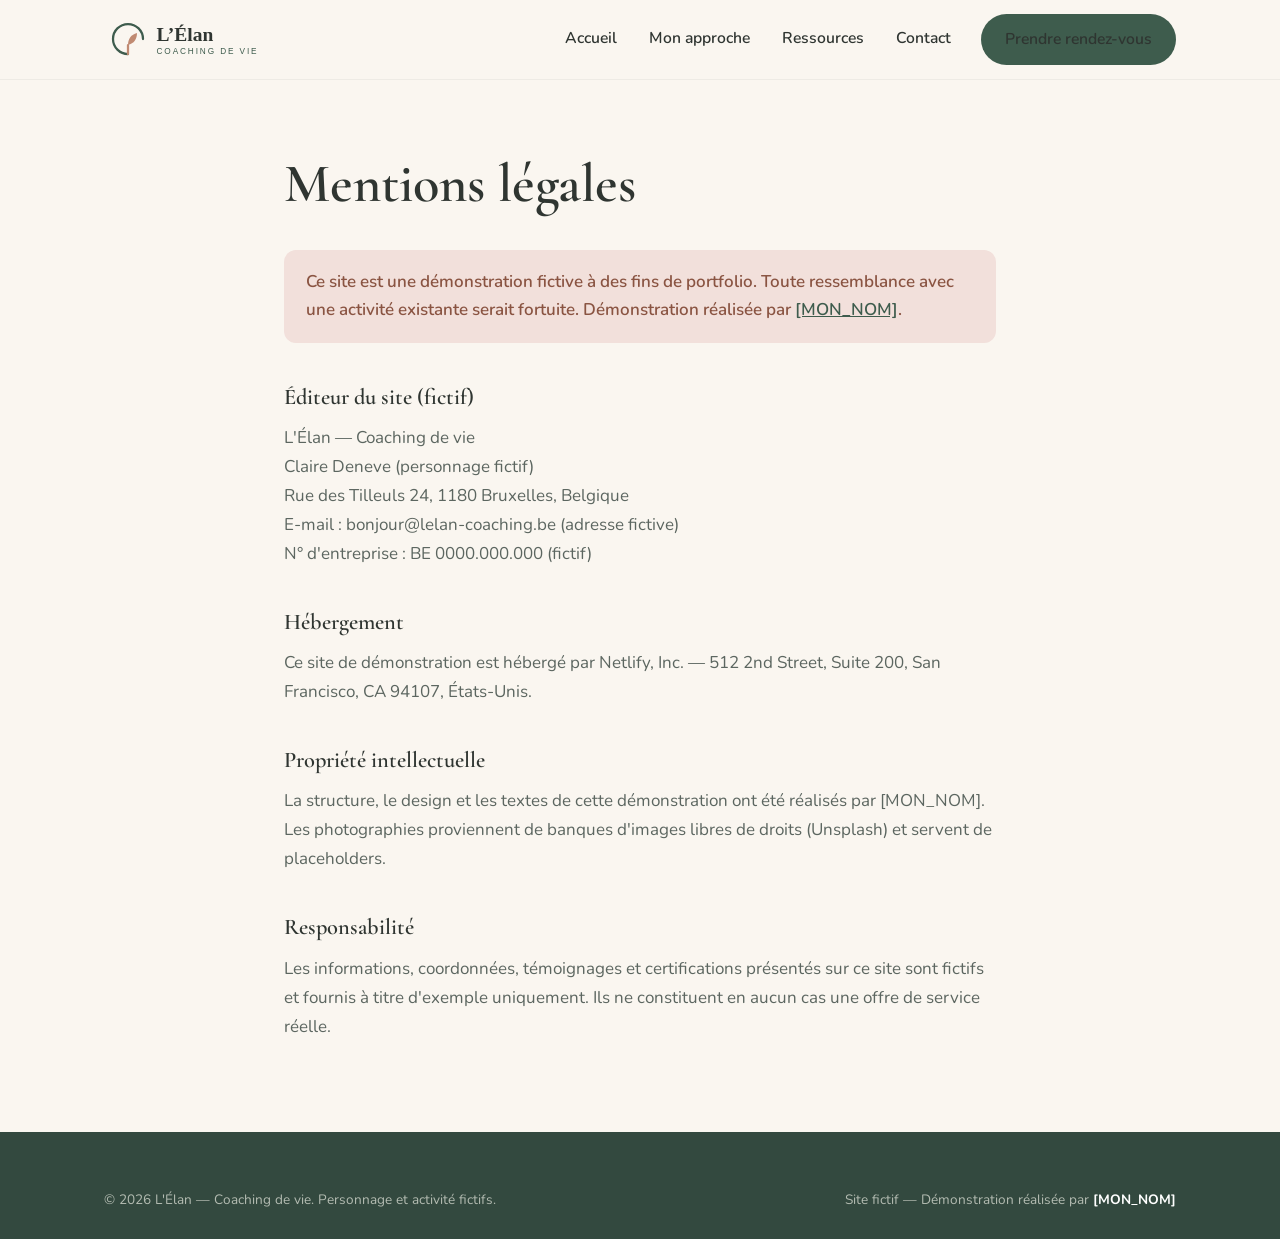
<file: mentions-legales.html>
<!DOCTYPE html>
<html lang="fr">
<head>
  <meta charset="UTF-8">
  <meta name="viewport" content="width=device-width, initial-scale=1.0">
  <title>Mentions légales — L'Élan (site de démonstration)</title>
  <meta name="description" content="Mentions légales du site de démonstration L'Élan — Coaching de vie. Site fictif réalisé à des fins de portfolio.">
  <meta name="robots" content="noindex">
  <link rel="icon" type="image/svg+xml" href="assets/favicon.svg">
  <link rel="preconnect" href="https://fonts.googleapis.com">
  <link rel="preconnect" href="https://fonts.gstatic.com" crossorigin>
  <link href="https://fonts.googleapis.com/css2?family=Cormorant+Garamond:ital,wght@0,500;0,600;1,500&family=Nunito:wght@400;600;700;800&display=swap" rel="stylesheet">
  <link rel="stylesheet" href="css/style.css">
</head>
<body>

  <header class="header">
    <div class="header-inner">
      <a href="index.html" class="logo" aria-label="L'Élan — Accueil">
        <img src="assets/logo.svg" alt="L'Élan — Coaching de vie" width="240" height="64">
      </a>
      <button class="burger" aria-label="Ouvrir le menu" aria-expanded="false">
        <span></span><span></span><span></span>
      </button>
      <nav class="nav" aria-label="Navigation principale">
        <a href="index.html">Accueil</a>
        <a href="approche.html">Mon approche</a>
        <a href="ressources.html">Ressources</a>
        <a href="contact.html">Contact</a>
        <a href="contact.html#rendez-vous" class="btn btn-principal">Prendre rendez-vous</a>
      </nav>
    </div>
  </header>

  <main>
    <section>
      <div class="conteneur legal">
        <h1>Mentions légales</h1>

        <p class="encart-demo">Ce site est une démonstration fictive à des fins de portfolio. Toute ressemblance avec une activité existante serait fortuite. Démonstration réalisée par <a href="[MON_URL]">[MON_NOM]</a>.</p>

        <h2>Éditeur du site (fictif)</h2>
        <p>L'Élan — Coaching de vie<br>
        Claire Deneve (personnage fictif)<br>
        Rue des Tilleuls 24, 1180 Bruxelles, Belgique<br>
        E-mail : bonjour@lelan-coaching.be (adresse fictive)<br>
        N° d'entreprise : BE 0000.000.000 (fictif)</p>

        <h2>Hébergement</h2>
        <p>Ce site de démonstration est hébergé par Netlify, Inc. — 512 2nd Street, Suite 200, San Francisco, CA 94107, États-Unis.</p>

        <h2>Propriété intellectuelle</h2>
        <p>La structure, le design et les textes de cette démonstration ont été réalisés par [MON_NOM]. Les photographies proviennent de banques d'images libres de droits (Unsplash) et servent de placeholders.</p>

        <h2>Responsabilité</h2>
        <p>Les informations, coordonnées, témoignages et certifications présentés sur ce site sont fictifs et fournis à titre d'exemple uniquement. Ils ne constituent en aucun cas une offre de service réelle.</p>
      </div>
    </section>
  </main>

  <footer class="footer">
    <div class="conteneur">
      <div class="footer-bas" style="border-top:none;padding-top:0;">
        <span>© 2026 L'Élan — Coaching de vie. Personnage et activité fictifs.</span>
        <span class="badge-demo">Site fictif — Démonstration réalisée par <a href="[MON_URL]">[MON_NOM]</a></span>
      </div>
    </div>
  </footer>

  <script src="js/images.js"></script>
  <script src="js/main.js"></script>
</body>
</html>
</file>
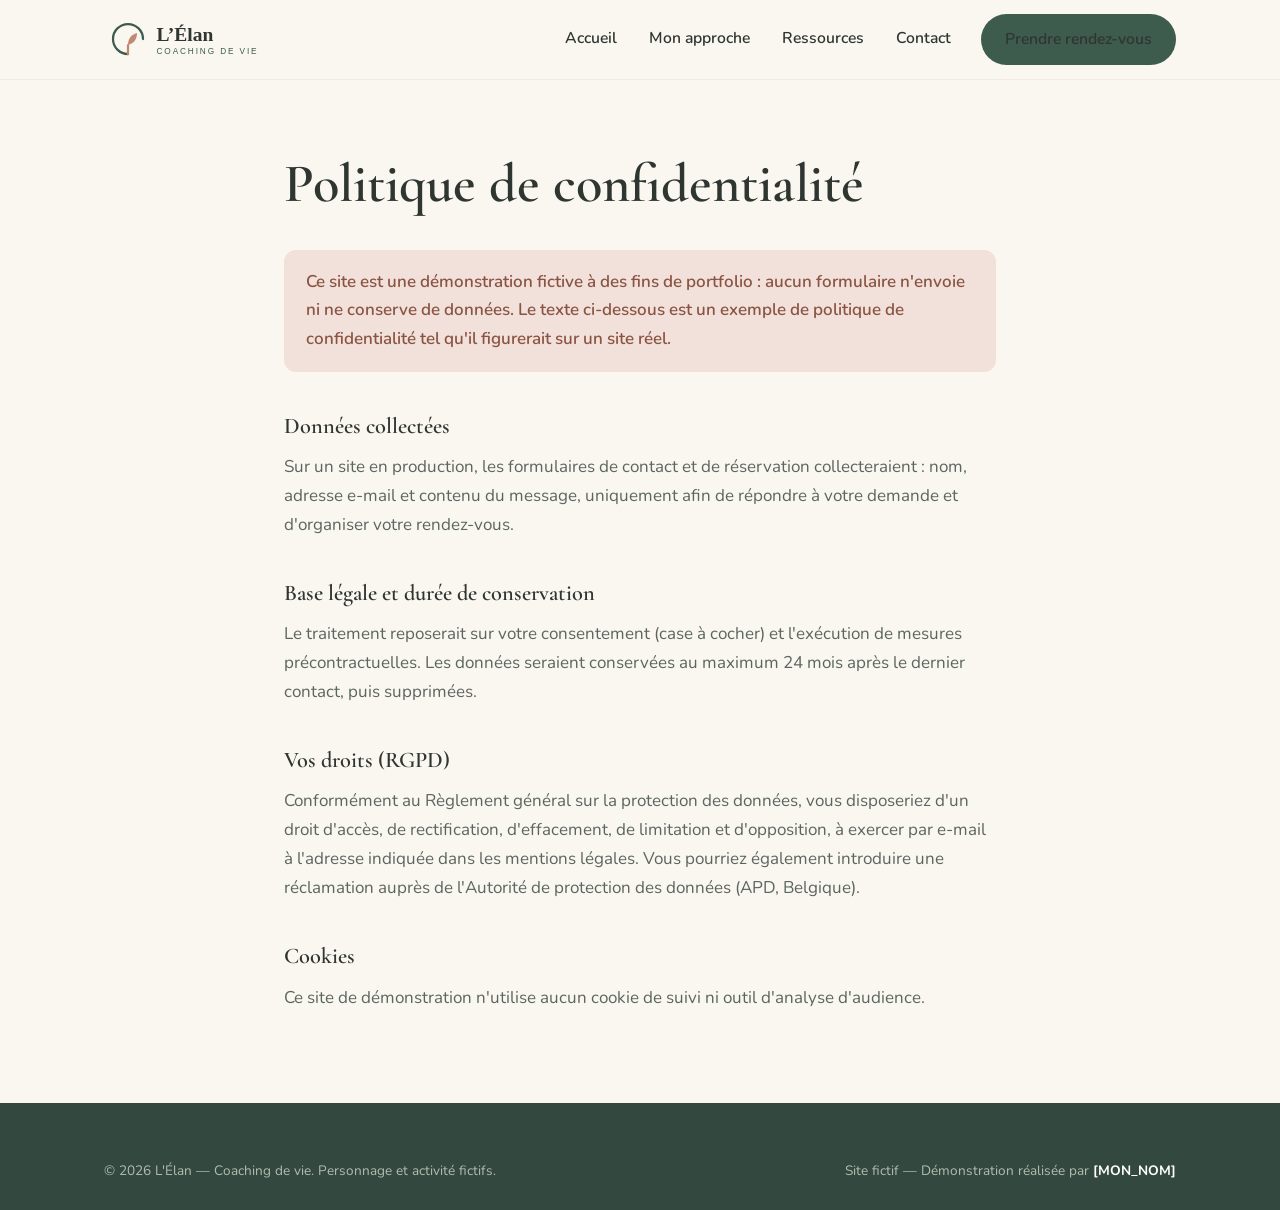
<file: politique-confidentialite.html>
<!DOCTYPE html>
<html lang="fr">
<head>
  <meta charset="UTF-8">
  <meta name="viewport" content="width=device-width, initial-scale=1.0">
  <title>Politique de confidentialité — L'Élan (site de démonstration)</title>
  <meta name="description" content="Politique de confidentialité du site de démonstration L'Élan — Coaching de vie. Site fictif réalisé à des fins de portfolio.">
  <meta name="robots" content="noindex">
  <link rel="icon" type="image/svg+xml" href="assets/favicon.svg">
  <link rel="preconnect" href="https://fonts.googleapis.com">
  <link rel="preconnect" href="https://fonts.gstatic.com" crossorigin>
  <link href="https://fonts.googleapis.com/css2?family=Cormorant+Garamond:ital,wght@0,500;0,600;1,500&family=Nunito:wght@400;600;700;800&display=swap" rel="stylesheet">
  <link rel="stylesheet" href="css/style.css">
</head>
<body>

  <header class="header">
    <div class="header-inner">
      <a href="index.html" class="logo" aria-label="L'Élan — Accueil">
        <img src="assets/logo.svg" alt="L'Élan — Coaching de vie" width="240" height="64">
      </a>
      <button class="burger" aria-label="Ouvrir le menu" aria-expanded="false">
        <span></span><span></span><span></span>
      </button>
      <nav class="nav" aria-label="Navigation principale">
        <a href="index.html">Accueil</a>
        <a href="approche.html">Mon approche</a>
        <a href="ressources.html">Ressources</a>
        <a href="contact.html">Contact</a>
        <a href="contact.html#rendez-vous" class="btn btn-principal">Prendre rendez-vous</a>
      </nav>
    </div>
  </header>

  <main>
    <section>
      <div class="conteneur legal">
        <h1>Politique de confidentialité</h1>

        <p class="encart-demo">Ce site est une démonstration fictive à des fins de portfolio : aucun formulaire n'envoie ni ne conserve de données. Le texte ci-dessous est un exemple de politique de confidentialité tel qu'il figurerait sur un site réel.</p>

        <h2>Données collectées</h2>
        <p>Sur un site en production, les formulaires de contact et de réservation collecteraient : nom, adresse e-mail et contenu du message, uniquement afin de répondre à votre demande et d'organiser votre rendez-vous.</p>

        <h2>Base légale et durée de conservation</h2>
        <p>Le traitement reposerait sur votre consentement (case à cocher) et l'exécution de mesures précontractuelles. Les données seraient conservées au maximum 24 mois après le dernier contact, puis supprimées.</p>

        <h2>Vos droits (RGPD)</h2>
        <p>Conformément au Règlement général sur la protection des données, vous disposeriez d'un droit d'accès, de rectification, d'effacement, de limitation et d'opposition, à exercer par e-mail à l'adresse indiquée dans les mentions légales. Vous pourriez également introduire une réclamation auprès de l'Autorité de protection des données (APD, Belgique).</p>

        <h2>Cookies</h2>
        <p>Ce site de démonstration n'utilise aucun cookie de suivi ni outil d'analyse d'audience.</p>
      </div>
    </section>
  </main>

  <footer class="footer">
    <div class="conteneur">
      <div class="footer-bas" style="border-top:none;padding-top:0;">
        <span>© 2026 L'Élan — Coaching de vie. Personnage et activité fictifs.</span>
        <span class="badge-demo">Site fictif — Démonstration réalisée par <a href="[MON_URL]">[MON_NOM]</a></span>
      </div>
    </div>
  </footer>

  <script src="js/images.js"></script>
  <script src="js/main.js"></script>
</body>
</html>
</file>
<file: css/style.css>
/* =====================================================================
   L'ÉLAN — Coaching de vie · Site de démonstration
   ---------------------------------------------------------------------
   PALETTE (variables CSS) :
   --creme        #FAF6F0  fond principal (beige/crème chaud)
   --rose         #F2E0DB  rose poudré (sections alternées)
   --sauge        #DDE6DB  vert sauge (sections alternées, tags)
   --vert-profond #3E5C4D  accent soutenu — CTA, liens actifs
   --vert-fonce   #33493F  hover des CTA (contraste renforcé)
   --terracotta   #C08A72  accent secondaire — citations, détails
   --encre        #2F3531  texte principal
   --encre-douce  #5C6660  texte secondaire
   ===================================================================== */

:root {
  --creme: #FAF6F0;
  --rose: #F2E0DB;
  --sauge: #DDE6DB;
  --vert-profond: #3E5C4D;
  --vert-fonce: #33493F;
  --terracotta: #C08A72;
  --encre: #2F3531;
  --encre-douce: #5C6660;
  --blanc: #FFFFFF;

  --font-titres: "Cormorant Garamond", Georgia, serif;
  --font-texte: "Nunito", "Segoe UI", Arial, sans-serif;

  --radius: 20px;
  --radius-petit: 12px;
  --ombre: 0 6px 24px rgba(47, 53, 49, 0.07);
  --ombre-hover: 0 10px 32px rgba(47, 53, 49, 0.12);
  --transition: 0.35s cubic-bezier(0.25, 0.6, 0.3, 1);
  --largeur-max: 1120px;
}

/* ---------- Base ---------------------------------------------------- */
*, *::before, *::after { box-sizing: border-box; }

html { scroll-behavior: smooth; }

body {
  margin: 0;
  font-family: var(--font-texte);
  font-size: 1.0625rem;
  line-height: 1.7;
  color: var(--encre);
  background: var(--creme);
  -webkit-font-smoothing: antialiased;
}

img { max-width: 100%; display: block; }

h1, h2, h3 {
  font-family: var(--font-titres);
  font-weight: 600;
  line-height: 1.2;
  color: var(--encre);
  margin: 0 0 0.6em;
}

h1 { font-size: clamp(2.2rem, 5vw, 3.4rem); }
h2 { font-size: clamp(1.7rem, 3.5vw, 2.4rem); }
h3 { font-size: 1.35rem; }

p { margin: 0 0 1.1em; color: var(--encre-douce); }

a { color: var(--vert-profond); }

a:focus-visible,
button:focus-visible,
input:focus-visible,
textarea:focus-visible {
  outline: 3px solid var(--vert-profond);
  outline-offset: 3px;
  border-radius: 4px;
}

.conteneur {
  max-width: var(--largeur-max);
  margin: 0 auto;
  padding: 0 24px;
}

section { padding: 72px 0; }

/* Ornement signature : petit arc ouvert au-dessus des titres de section */
.ornement {
  display: block;
  width: 34px;
  height: 34px;
  margin-bottom: 14px;
}

.section-titre { max-width: 620px; }
.centre { text-align: center; }
.centre .ornement { margin-left: auto; margin-right: auto; }

/* ---------- Boutons -------------------------------------------------- */
.btn {
  display: inline-block;
  padding: 14px 30px;
  border-radius: 999px;
  font-family: var(--font-texte);
  font-size: 1rem;
  font-weight: 700;
  text-decoration: none;
  cursor: pointer;
  border: 2px solid transparent;
  transition: background var(--transition), color var(--transition),
              border-color var(--transition), transform var(--transition);
}

.btn-principal {
  background: var(--vert-profond);
  color: #FFFFFF; /* contraste ≥ 7:1 sur vert profond */
}
.btn-principal:hover { background: var(--vert-fonce); transform: translateY(-2px); }

.btn-secondaire {
  background: transparent;
  color: var(--vert-profond);
  border-color: var(--vert-profond);
}
.btn-secondaire:hover { background: var(--vert-profond); color: #fff; }

/* ---------- Header ---------------------------------------------------- */
.header {
  position: sticky;
  top: 0;
  z-index: 50;
  background: rgba(250, 246, 240, 0.92);
  backdrop-filter: blur(8px);
  border-bottom: 1px solid rgba(47, 53, 49, 0.06);
}

.header-inner {
  display: flex;
  align-items: center;
  justify-content: space-between;
  gap: 20px;
  padding: 14px 24px;
  max-width: var(--largeur-max);
  margin: 0 auto;
}

.logo img { height: 48px; width: auto; }

.nav { display: flex; align-items: center; gap: 28px; }

.nav a {
  text-decoration: none;
  color: var(--encre);
  font-weight: 600;
  font-size: 0.98rem;
  padding: 6px 2px;
  border-bottom: 2px solid transparent;
  transition: color var(--transition), border-color var(--transition);
}
.nav a:hover { color: var(--vert-profond); }
.nav a[aria-current="page"] {
  color: var(--vert-profond);
  border-bottom-color: var(--terracotta);
}
.nav .btn { padding: 10px 22px; }

/* Burger mobile */
.burger {
  display: none;
  background: none;
  border: none;
  cursor: pointer;
  padding: 8px;
}
.burger span {
  display: block;
  width: 26px;
  height: 2.5px;
  background: var(--encre);
  margin: 5px 0;
  border-radius: 2px;
  transition: transform var(--transition), opacity var(--transition);
}

/* ---------- Hero ------------------------------------------------------ */
.hero {
  position: relative;
  min-height: 78vh;
  display: flex;
  align-items: center;
  padding: 90px 0;
  overflow: hidden;
}

.hero-img {
  position: absolute;
  inset: 0;
  width: 100%;
  height: 100%;
  object-fit: cover;
}

.hero::after {
  content: "";
  position: absolute;
  inset: 0;
  background: linear-gradient(100deg,
              rgba(250, 246, 240, 0.96) 0%,
              rgba(250, 246, 240, 0.82) 45%,
              rgba(250, 246, 240, 0.25) 100%);
}

.hero .conteneur { position: relative; z-index: 1; }

.hero-contenu { max-width: 560px; }

.hero-sous-titre {
  font-size: 1.2rem;
  color: var(--encre-douce);
  margin-bottom: 2em;
}

.hero-actions { display: flex; flex-wrap: wrap; gap: 14px; }

/* Pages intérieures : bandeau titre simple */
.bandeau-page {
  background: var(--sauge);
  padding: 64px 0 56px;
}
.bandeau-page.rose { background: var(--rose); }
.bandeau-page p { max-width: 560px; margin-bottom: 0; }

/* ---------- Galerie "Le lieu" ---------------------------------------- */
.galerie {
  display: grid;
  grid-template-columns: repeat(3, 1fr);
  gap: 16px;
  margin-top: 40px;
}

.galerie button {
  padding: 0;
  border: none;
  background: none;
  cursor: zoom-in;
  border-radius: var(--radius);
  overflow: hidden;
  box-shadow: var(--ombre);
}

.galerie img {
  width: 100%;
  aspect-ratio: 4 / 3;
  object-fit: cover;
  transition: transform var(--transition);
}
.galerie button:hover img { transform: scale(1.04); }

/* Lightbox */
.lightbox {
  position: fixed;
  inset: 0;
  z-index: 100;
  display: none;
  align-items: center;
  justify-content: center;
  background: rgba(47, 53, 49, 0.85);
  padding: 24px;
}
.lightbox.ouverte { display: flex; }
.lightbox img {
  max-width: min(92vw, 980px);
  max-height: 85vh;
  border-radius: var(--radius-petit);
}
.lightbox-fermer {
  position: absolute;
  top: 18px;
  right: 22px;
  background: none;
  border: none;
  color: #fff;
  font-size: 2.2rem;
  line-height: 1;
  cursor: pointer;
}

/* ---------- Cartes ----------------------------------------------------- */
.grille-3 {
  display: grid;
  grid-template-columns: repeat(3, 1fr);
  gap: 24px;
  margin-top: 40px;
}

.carte {
  background: var(--blanc);
  border-radius: var(--radius);
  padding: 34px 28px;
  box-shadow: var(--ombre);
  transition: transform var(--transition), box-shadow var(--transition);
}
.carte:hover { transform: translateY(-5px); box-shadow: var(--ombre-hover); }

.carte-icone {
  width: 52px;
  height: 52px;
  border-radius: 16px;
  display: flex;
  align-items: center;
  justify-content: center;
  margin-bottom: 18px;
}
.icone-rose { background: var(--rose); }
.icone-sauge { background: var(--sauge); }
.icone-creme { background: #F1E7D8; }

.carte h3 { margin-bottom: 0.4em; }
.carte p { margin-bottom: 0; font-size: 0.98rem; }

/* Section fond pastel */
.fond-rose { background: var(--rose); }
.fond-sauge { background: var(--sauge); }
.fond-blanc { background: var(--blanc); }

/* ---------- Étapes ----------------------------------------------------- */
.etapes {
  display: grid;
  grid-template-columns: repeat(3, 1fr);
  gap: 24px;
  margin-top: 40px;
  counter-reset: etape;
}

.etape {
  position: relative;
  background: var(--blanc);
  border-radius: var(--radius);
  padding: 34px 28px 30px;
  box-shadow: var(--ombre);
}

.etape::before {
  counter-increment: etape;
  content: counter(etape);
  font-family: var(--font-titres);
  font-size: 2.6rem;
  color: var(--terracotta);
  display: block;
  line-height: 1;
  margin-bottom: 12px;
}

/* ---------- Témoignages ------------------------------------------------ */
.temoignages {
  display: grid;
  grid-template-columns: repeat(3, 1fr);
  gap: 24px;
  margin-top: 40px;
}

.temoignage {
  background: var(--blanc);
  border-radius: var(--radius);
  padding: 32px 28px;
  box-shadow: var(--ombre);
}

.temoignage blockquote {
  margin: 0 0 16px;
  font-family: var(--font-titres);
  font-size: 1.25rem;
  font-style: italic;
  color: var(--encre);
  line-height: 1.5;
}
.temoignage blockquote::before { content: "«\00a0"; color: var(--terracotta); }
.temoignage blockquote::after { content: "\00a0»"; color: var(--terracotta); }

.temoignage cite {
  font-style: normal;
  font-weight: 700;
  color: var(--vert-profond);
  font-size: 0.95rem;
}

/* ---------- Bandeau CTA ------------------------------------------------ */
.bandeau-cta {
  position: relative;
  padding: 90px 0;
  overflow: hidden;
  text-align: center;
}
.bandeau-cta .bandeau-img {
  position: absolute;
  inset: 0;
  width: 100%;
  height: 100%;
  object-fit: cover;
}
.bandeau-cta::after {
  content: "";
  position: absolute;
  inset: 0;
  background: rgba(250, 246, 240, 0.88);
}
.bandeau-cta .conteneur { position: relative; z-index: 1; }

/* ---------- Formulaires ------------------------------------------------ */
.champ { margin-bottom: 18px; }

.champ label {
  display: block;
  font-weight: 700;
  font-size: 0.95rem;
  margin-bottom: 6px;
}

.champ input,
.champ textarea {
  width: 100%;
  padding: 13px 16px;
  border: 1.5px solid #D8D2C8;
  border-radius: var(--radius-petit);
  background: var(--blanc);
  font-family: var(--font-texte);
  font-size: 1rem;
  color: var(--encre);
  transition: border-color var(--transition);
}
.champ input:focus,
.champ textarea:focus { border-color: var(--vert-profond); }

.champ-rgpd {
  display: flex;
  gap: 10px;
  align-items: flex-start;
  font-size: 0.9rem;
  color: var(--encre-douce);
  margin-bottom: 20px;
}
.champ-rgpd input { width: 18px; height: 18px; margin-top: 3px; flex-shrink: 0; }

.message-confirmation {
  background: var(--sauge);
  border-radius: var(--radius-petit);
  padding: 18px 20px;
  font-weight: 600;
  color: var(--vert-fonce);
  display: none;
}
.message-confirmation.visible { display: block; }

/* ---------- Page contact ------------------------------------------------ */
.contact-grille {
  display: grid;
  grid-template-columns: 1.2fr 1fr;
  gap: 40px;
  align-items: start;
  margin-top: 40px;
}

.bloc-blanc {
  background: var(--blanc);
  border-radius: var(--radius);
  padding: 34px 30px;
  box-shadow: var(--ombre);
}

.coordonnees li { margin-bottom: 8px; }
.coordonnees { list-style: none; padding: 0; margin: 0 0 20px; color: var(--encre-douce); }

.carte-image {
  border-radius: var(--radius);
  overflow: hidden;
  box-shadow: var(--ombre);
  margin-top: 20px;
}
.carte-image img { width: 100%; aspect-ratio: 4 / 3; object-fit: cover; }

/* ---------- Calendrier de réservation ---------------------------------- */
.calendrier-entete {
  display: flex;
  align-items: center;
  justify-content: space-between;
  margin-bottom: 14px;
}
.calendrier-entete h3 { margin: 0; text-transform: capitalize; }

.calendrier-grille {
  display: grid;
  grid-template-columns: repeat(7, 1fr);
  gap: 6px;
}

.calendrier-grille .jour-nom {
  text-align: center;
  font-size: 0.78rem;
  font-weight: 800;
  letter-spacing: 1px;
  color: var(--encre-douce);
  padding: 6px 0;
  text-transform: uppercase;
}

.jour {
  aspect-ratio: 1;
  min-height: 42px;
  border: none;
  border-radius: 12px;
  background: #F1ECE3;
  font-family: var(--font-texte);
  font-size: 0.98rem;
  font-weight: 600;
  color: #A8A296;
  display: flex;
  align-items: center;
  justify-content: center;
  cursor: default;
}

.jour.dispo {
  background: var(--sauge);
  color: var(--vert-fonce);
  cursor: pointer;
  transition: background var(--transition), transform var(--transition);
}
.jour.dispo:hover { background: #CBDAC8; transform: scale(1.05); }
.jour.selectionne { background: var(--vert-profond); color: #fff; }
.jour.vide { background: transparent; }

.legende {
  display: flex;
  gap: 18px;
  margin-top: 14px;
  font-size: 0.85rem;
  color: var(--encre-douce);
}
.legende span { display: inline-flex; align-items: center; gap: 6px; }
.pastille { width: 14px; height: 14px; border-radius: 5px; display: inline-block; }
.pastille-dispo { background: var(--sauge); }
.pastille-indispo { background: #F1ECE3; }

.creneaux { margin-top: 22px; }
.creneaux-liste {
  display: flex;
  flex-wrap: wrap;
  gap: 10px;
  margin-top: 10px;
}

.creneau {
  padding: 10px 18px;
  border-radius: 999px;
  border: 1.5px solid var(--vert-profond);
  background: var(--blanc);
  color: var(--vert-profond);
  font-family: var(--font-texte);
  font-weight: 700;
  font-size: 0.95rem;
  cursor: pointer;
  transition: background var(--transition), color var(--transition);
}
.creneau:hover, .creneau.selectionne { background: var(--vert-profond); color: #fff; }

.reservation-form { margin-top: 24px; display: none; }
.reservation-form.visible { display: block; }

/* ---------- Page approche ----------------------------------------------- */
.bio-grille {
  display: grid;
  grid-template-columns: 0.9fr 1.1fr;
  gap: 48px;
  align-items: center;
}

.bio-portrait {
  border-radius: var(--radius);
  overflow: hidden;
  box-shadow: var(--ombre);
}
.bio-portrait img { width: 100%; aspect-ratio: 3 / 4; object-fit: cover; }

.badge-certif {
  display: inline-block;
  background: var(--sauge);
  color: var(--vert-fonce);
  font-weight: 700;
  font-size: 0.88rem;
  padding: 7px 16px;
  border-radius: 999px;
  margin: 0 8px 10px 0;
}

.valeurs {
  display: grid;
  grid-template-columns: repeat(3, 1fr);
  gap: 24px;
  margin-top: 36px;
}

/* ---------- Page ressources ---------------------------------------------- */
.articles {
  display: grid;
  grid-template-columns: repeat(3, 1fr);
  gap: 28px;
  margin-top: 40px;
}

.article-carte {
  background: var(--blanc);
  border-radius: var(--radius);
  overflow: hidden;
  box-shadow: var(--ombre);
  display: flex;
  flex-direction: column;
  transition: transform var(--transition), box-shadow var(--transition);
}
.article-carte:hover { transform: translateY(-5px); box-shadow: var(--ombre-hover); }

.article-carte img { aspect-ratio: 16 / 10; object-fit: cover; width: 100%; }

.article-carte-corps { padding: 26px 26px 30px; display: flex; flex-direction: column; flex: 1; }
.article-carte-corps h3 { font-size: 1.3rem; }
.article-carte-corps p { flex: 1; font-size: 0.96rem; }

.lien-article {
  font-weight: 800;
  text-decoration: none;
  color: var(--vert-profond);
}
.lien-article:hover { color: var(--terracotta); }

.tag {
  display: inline-block;
  background: var(--rose);
  color: #8A5442; /* contraste suffisant sur rose poudré */
  font-size: 0.78rem;
  font-weight: 800;
  letter-spacing: 1px;
  text-transform: uppercase;
  padding: 5px 12px;
  border-radius: 999px;
  margin-bottom: 14px;
  align-self: flex-start;
}

/* Newsletter */
.newsletter {
  background: var(--blanc);
  border-radius: var(--radius);
  box-shadow: var(--ombre);
  padding: 40px 34px;
  margin-top: 64px;
  display: grid;
  grid-template-columns: 1.2fr 1fr;
  gap: 30px;
  align-items: center;
}
.newsletter form { display: flex; gap: 10px; }
.newsletter input {
  flex: 1;
  padding: 13px 16px;
  border: 1.5px solid #D8D2C8;
  border-radius: 999px;
  font-family: var(--font-texte);
  font-size: 1rem;
}

/* ---------- Article complet ---------------------------------------------- */
.article-corps {
  max-width: 720px;
  margin: 0 auto;
}
.article-corps img {
  border-radius: var(--radius);
  margin: 0 0 36px;
  aspect-ratio: 16 / 9;
  object-fit: cover;
  width: 100%;
  box-shadow: var(--ombre);
}
.article-corps h2 { font-size: 1.6rem; margin-top: 1.6em; }
.article-corps ul { color: var(--encre-douce); padding-left: 22px; }
.article-corps li { margin-bottom: 8px; }

.article-citation {
  border-left: 4px solid var(--terracotta);
  margin: 2em 0;
  padding: 6px 0 6px 24px;
  font-family: var(--font-titres);
  font-style: italic;
  font-size: 1.35rem;
  color: var(--encre);
}

.article-meta {
  font-size: 0.9rem;
  color: var(--encre-douce);
  margin-bottom: 28px;
}

/* ---------- Pages légales -------------------------------------------------- */
.legal { max-width: 760px; }
.legal h2 { font-size: 1.4rem; margin-top: 1.8em; }

.encart-demo {
  background: var(--rose);
  border-radius: var(--radius-petit);
  padding: 18px 22px;
  font-weight: 600;
  color: #8A5442;
}

/* ---------- Footer ----------------------------------------------------------- */
.footer {
  background: var(--vert-fonce);
  color: #E6E3DC;
  padding: 56px 0 28px;
  margin-top: 0;
}

.footer-grille {
  display: grid;
  grid-template-columns: 1.4fr 1fr 1fr;
  gap: 40px;
  padding-bottom: 36px;
  border-bottom: 1px solid rgba(255, 255, 255, 0.15);
}

.footer .logo-footer {
  height: 46px;
  width: auto;
  margin-bottom: 14px;
  filter: brightness(0) invert(1);
}

.footer h3 {
  color: #fff;
  font-family: var(--font-texte);
  font-size: 0.9rem;
  text-transform: uppercase;
  letter-spacing: 2px;
}

.footer ul { list-style: none; padding: 0; margin: 0; }
.footer li { margin-bottom: 8px; }
.footer a { color: #E6E3DC; text-decoration: none; }
.footer a:hover { color: #fff; text-decoration: underline; }
.footer p { color: #C9CEC7; font-size: 0.95rem; }

.footer-bas {
  padding-top: 22px;
  font-size: 0.85rem;
  color: #B4BCB2;
  display: flex;
  flex-wrap: wrap;
  gap: 12px;
  justify-content: space-between;
  align-items: center;
}

/* Badge démo (obligatoire sur chaque page) */
.badge-demo a { color: #fff; font-weight: 700; }

/* ---------- Animations au scroll --------------------------------------------- */
.reveal {
  opacity: 0;
  transform: translateY(24px);
  transition: opacity 0.7s ease, transform 0.7s ease;
}
.reveal.visible { opacity: 1; transform: none; }

@media (prefers-reduced-motion: reduce) {
  html { scroll-behavior: auto; }
  .reveal { opacity: 1; transform: none; transition: none; }
  * { transition-duration: 0.01ms !important; animation-duration: 0.01ms !important; }
}

/* ---------- Responsive --------------------------------------------------------- */
@media (max-width: 900px) {
  .grille-3, .etapes, .temoignages, .articles, .valeurs { grid-template-columns: 1fr 1fr; }
  .contact-grille, .bio-grille, .newsletter { grid-template-columns: 1fr; }
  .footer-grille { grid-template-columns: 1fr 1fr; }
  .galerie { grid-template-columns: 1fr 1fr; }
}

@media (max-width: 640px) {
  section { padding: 56px 0; }

  .grille-3, .etapes, .temoignages, .articles, .valeurs,
  .galerie, .footer-grille { grid-template-columns: 1fr; }

  .burger { display: block; }

  .nav {
    position: absolute;
    top: 100%;
    left: 0;
    right: 0;
    flex-direction: column;
    align-items: flex-start;
    gap: 4px;
    background: var(--creme);
    padding: 16px 24px 24px;
    border-bottom: 1px solid rgba(47, 53, 49, 0.08);
    box-shadow: var(--ombre);
    display: none;
  }
  .nav.ouverte { display: flex; }
  .nav a { padding: 10px 0; width: 100%; }
  .nav .btn { margin-top: 8px; text-align: center; width: 100%; }

  .hero { min-height: 68vh; }
  .hero-actions .btn { width: 100%; text-align: center; }

  /* Calendrier tactile : cibles ≥ 44 px */
  .jour { min-height: 44px; }
  .creneau { padding: 12px 20px; }

  .newsletter form { flex-direction: column; }
  .newsletter .btn { text-align: center; }
}
</file>
